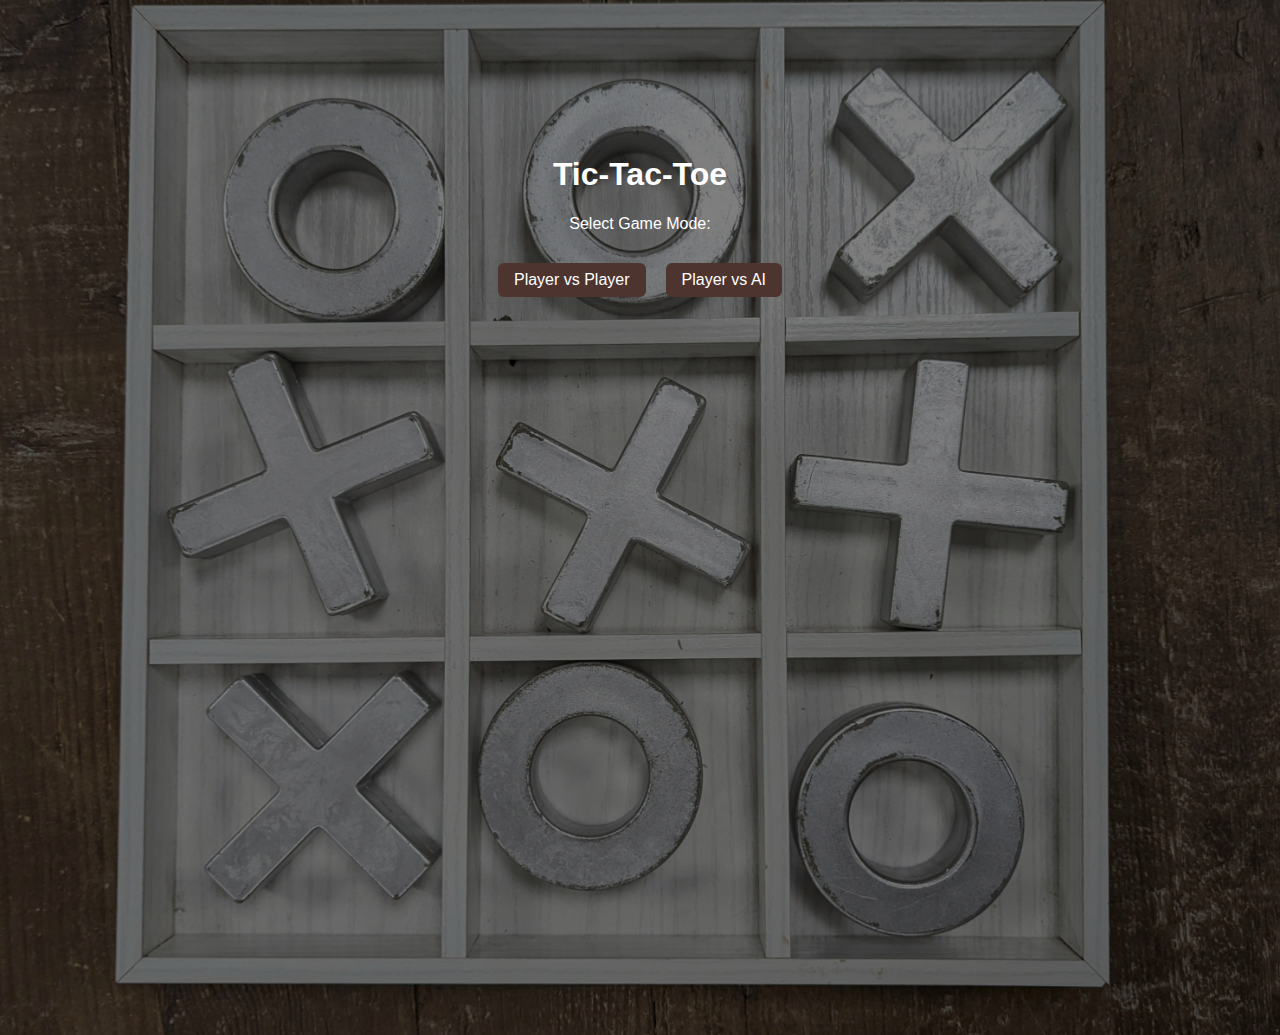
<file: index.html>
<!DOCTYPE html>
<html lang="en">
<head>
  <meta charset="UTF-8" />
  <meta name="viewport" content="width=device-width, initial-scale=1.0"/>
  <title>Tic-Tac-Toe</title>
  <link rel="stylesheet" href="tictactoe.css" />
</head>
<body class="intro-body">
  <div class="intro-screen">
    <h1>Tic-Tac-Toe</h1>
    <p>Select Game Mode:</p>
    <div class="mode-btns">
      <button class="mode-btn" onclick="startGame('pvp')">Player vs Player</button>
      <button class="mode-btn" onclick="startGame('ai')">Player vs AI</button>
    </div>
  </div>

  <script>
    function startGame(mode) {
      localStorage.setItem("gameMode", mode);
      window.location.href = "game.html";
    }
  </script>
</body>
</html>
</file>
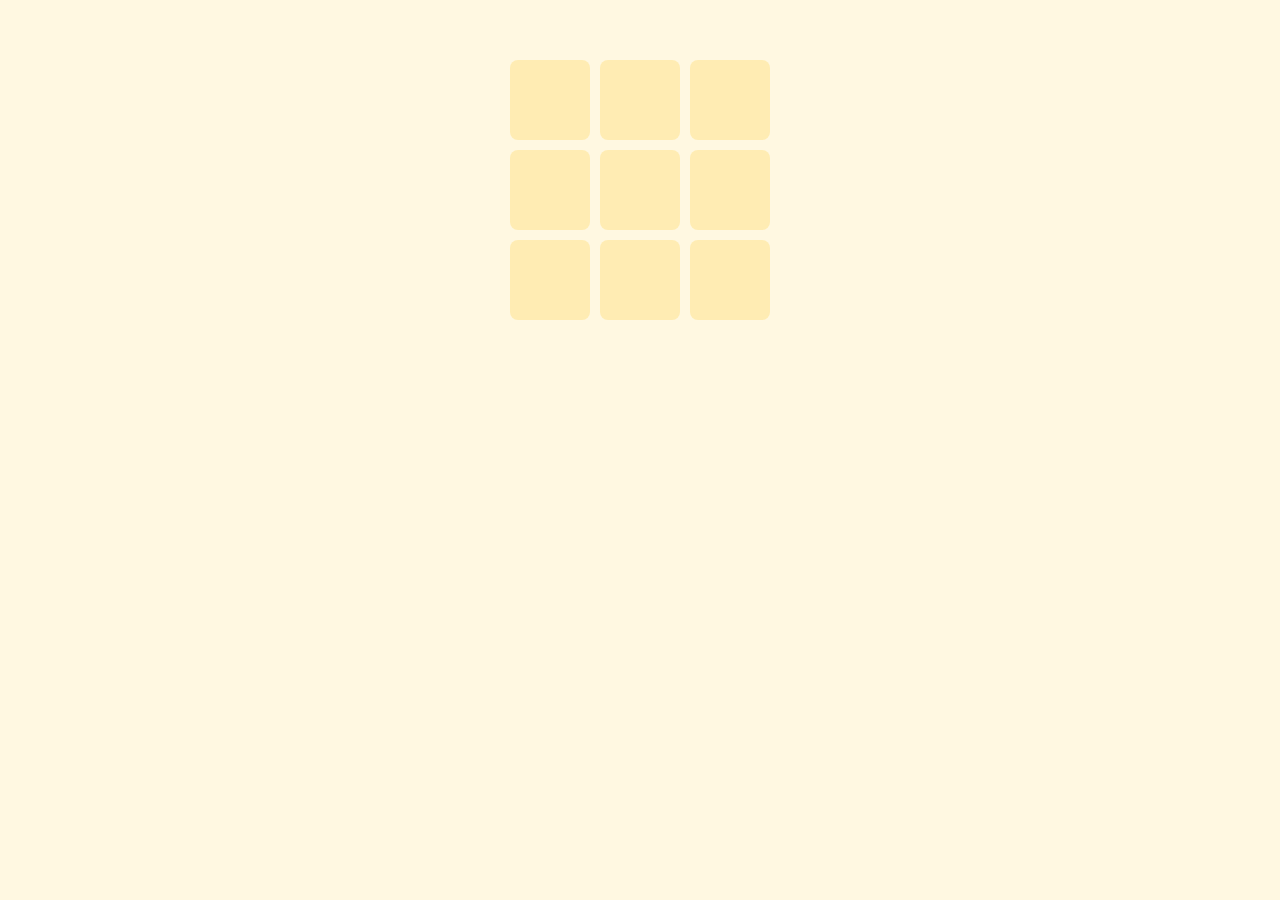
<file: game.html>
<!DOCTYPE html>
<html lang="en">
<head>
  <meta charset="UTF-8" />
  <meta name="viewport" content="width=device-width, initial-scale=1.0"/>
  <title>Game</title>
  <link rel="stylesheet" href="tictactoe.css" />
</head>
<body class="game-body">
  <div class="game-screen">
    <div id="boardContainer" class="board"></div>

    <div id="scorecard" class="scorecard hidden">
      <p id="winnerText"></p>
      <div class="score-box">
        <p>Player X: <span id="scoreX">0</span></p>
        <p id="opponentLabel">Player O: <span id="scoreO">0</span></p>
      </div>
      <button id="playAgain">Play Again</button>
    </div>
  </div>

  <script src="tictactoe.js"></script>
</body>
</html>
</file>
<file: tictactoe.css>
body {
    margin: 0;
    font-family: 'Segoe UI', sans-serif;
    text-align: center;
  }
  
  .intro-body {
    background: url('tictactoe.jpg') no-repeat center center fixed;
    background-size: 100%;
    color: #fff;
    background-attachment: scroll;
  }
  
  .intro-screen {
    padding-top: 15vh;
    background-color: rgba(0, 0, 0, 0.5);
    height: 100vh;
  }
  
  .mode-btns {
    display: flex;
    justify-content: center;
    gap: 20px;
    margin-top: 30px;
  }
  
  .mode-btn {
    padding: 8px 16px;
    font-size: 1rem;
    background-color: #4e342e;
    color: #fff;
    border: none;
    border-radius: 6px;
    cursor: pointer;
    transition: 0.3s;
  }
  
  .mode-btn:hover {
    background-color: #6d4c41;
  }
  
  /* Game page */
  .game-body {
    background: #fff8e1;
    padding-top: 40px;
  }
  
  .board {
    display: grid;
    grid-template-columns: repeat(3, 80px);
    gap: 10px;
    justify-content: center;
    margin: 20px auto;
  }
  
  .cell {
    width: 80px;
    height: 80px;
    background-color: #ffecb3;
    color: #4e342e;
    font-size: 2.5rem;
    display: flex;
    align-items: center;
    justify-content: center;
    border-radius: 8px;
    cursor: pointer;
    transition: transform 0.3s ease;
  }
  
  .scorecard {
    margin-top: 20px;
    background-color: #8d6e63;
    padding: 20px;
    width: 250px;
    margin: 20px auto;
    border-radius: 12px;
    color: #fff;
    box-shadow: 0 0 15px rgba(0,0,0,0.2);
  }
  
  #winnerText {
    font-size: 1.4rem;
    font-weight: bold;
    margin-bottom: 10px;
  }
  
  #playAgain {
    margin-top: 15px;
    padding: 8px 14px;
    font-size: 1rem;
    background-color: #4e342e;
    color: #fff;
    border: none;
    border-radius: 6px;
    cursor: pointer;
  }
  
  #playAgain:hover {
    background-color: #5d4037;
  }
  
  .hidden {
    display: none;
  }
  
  /* Animation for wavy text */
  @keyframes waveText {
    0% { transform: rotate(0deg) scale(1); }
    25% { transform: rotate(-10deg) scale(1.1); }
    50% { transform: rotate(10deg) scale(1.1); }
    75% { transform: rotate(-5deg) scale(1.05); }
    100% { transform: rotate(0deg) scale(1); }
  }
  
  .cell.animated {
    animation: waveText 1s ease-in-out;
  }
</file>
